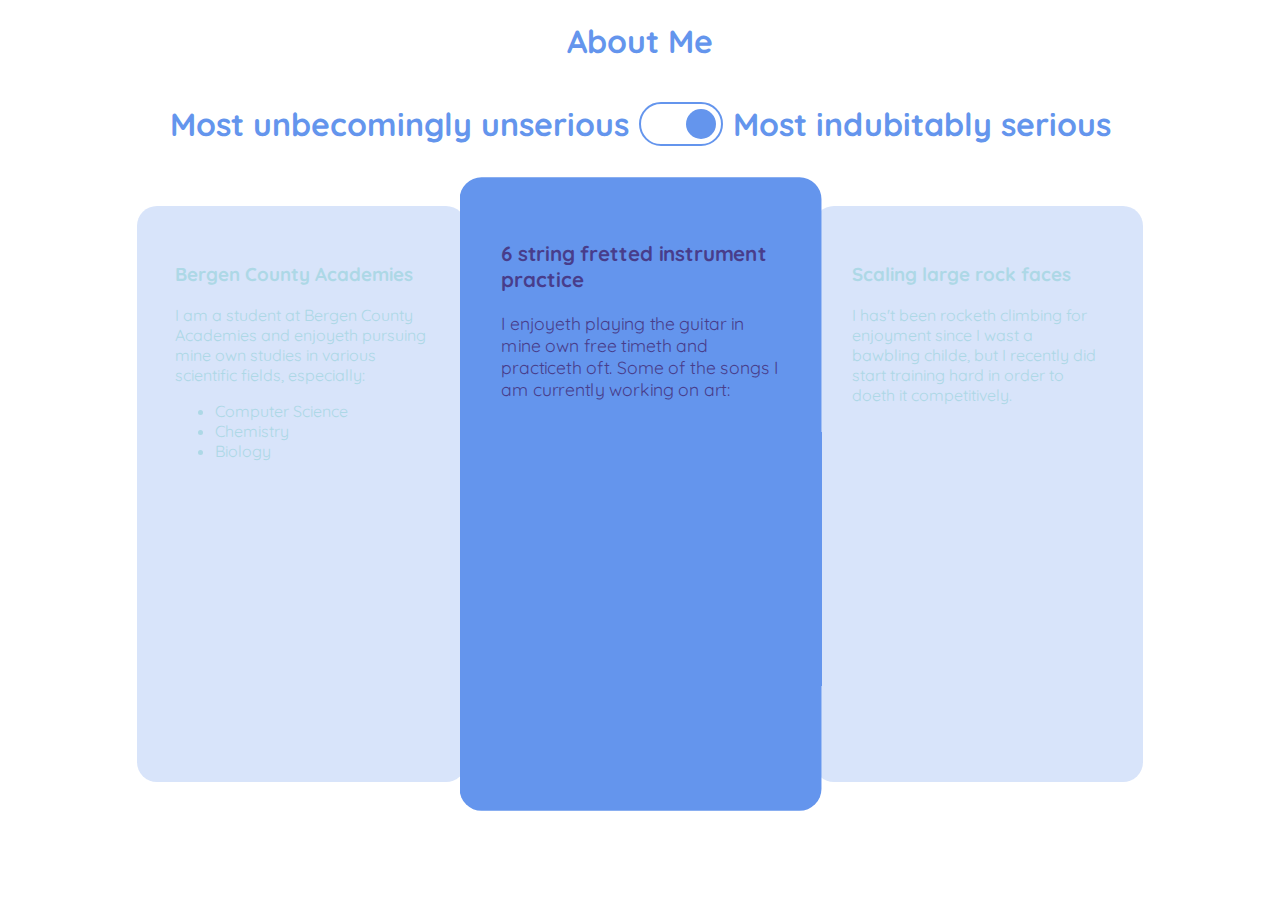
<file: index.html>
<!DOCTYPE html>
<html lang="en">
    <head>
        <meta charset="UTF-8" />
        <meta name="viewport" content="width=device-width, initial-scale=1.0" />
        <link rel="stylesheet" href="styles.css" />
        <link rel="preconnect" href="https://fonts.googleapis.com" />
        <link rel="preconnect" href="https://fonts.gstatic.com" crossorigin />
        <link
            href="https://fonts.googleapis.com/css2?family=Quicksand:wght@300..700&display=swap"
            rel="stylesheet"
        />
        <script src="script.js" defer></script>
        <title>Test</title>
    </head>
    <body>
        <h1>About Me</h1>
        <div class="toggle-container">
            <h1 class="silly">Most unbecomingly unserious</h1>
            <div class="toggle">
                <div></div>
            </div>
            <h1 class="serious">Most indubitably serious</h1>
        </div>

        <div class="card-container">
            <div class="card-1">
            </div>
            <div class="card-2 selected">
            </div>
            <div class="card-3">
            </div>
        </div>
        
    </body>
</html>
</file>
<file: styles.css>
body {
    font-family: "Quicksand", sans-serif;
}

h1 {
    text-align: center;
    color: cornflowerblue;
}

.toggle-container {
    display: flex;
    justify-content: center;
    align-items: center;
    gap: 10px;
}

.toggle {
    border-radius: 25px;
    border: 2px solid cornflowerblue;
    width: 70px;
    height: 30px;
    padding: 5px;
}

.toggle div {
    width: 30px;
    height: 30px;
    border-radius: 50%;
    background-color: cornflowerblue;
    transition: all 0.3s;
}

.toggle.serious div {
    margin-left: 40px;
    transition: all 0.3s;
}

.card-container {
    display: flex;
    justify-content: center;
    margin-top: 40px;
    gap: 10px;
}

.card-1,
.card-2,
.card-3 {
    width: 20%;
    height: 500px;
    border-radius: 20px;
    background-color: rgba(100, 148, 237, 0.25);
    padding: 3%;
    color: lightblue;    
}

.selected {
    background-color: cornflowerblue;
    transform: scale(1.1);
    transition: all linear 0.5;
    color: darkslateblue;
}
.card-1 .song,
.card-2 .song,
.card-3 .song{
    -webkit-filter: opacity(25%);
  filter: opacity(25%);
}
.card-1 .image,
.card-2 .image,
.card-3 .image{
    opacity: 0.25;
}
.selected .song{
    -webkit-filter: none;
  filter: none;
}
.selected .image{
    opacity: 1;
}
</file>
